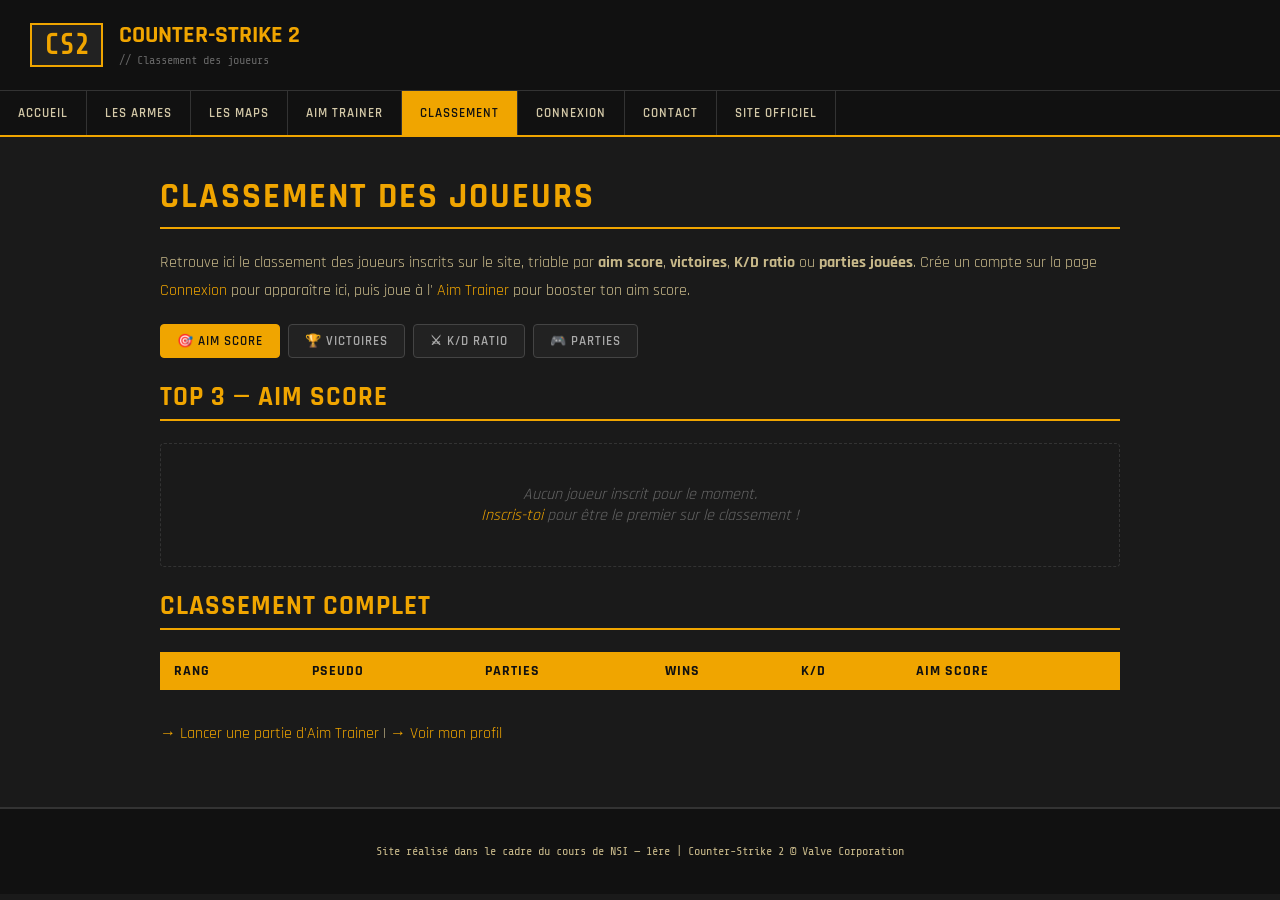
<file: classement.html>
<!DOCTYPE html>
<html lang="fr">
<head>
    <meta charset="UTF-8">
    <meta name="viewport" content="width=device-width, initial-scale=1.0">
    <title>Counter-Strike - Classement</title>
    <link rel="stylesheet" href="style_cs.css">
</head>
<body>

    <header>
        <div class="logo-cs">CS2</div>
        <div>
            <h1>Counter-Strike 2</h1>
            <p>// Classement des joueurs</p>
        </div>
    </header>

    <nav>
        <ul>
            <li><a href="index.html">Accueil</a></li>
            <li><a href="page2.html">Les Armes</a></li>
            <li><a href="page3.html">Les Maps</a></li>
            <li><a href="mini-jeu.html">Aim Trainer</a></li>
            <li><a href="classement.html" class="actif">Classement</a></li>
            <li><a href="connexion.html">Connexion</a></li>
            <li><a href="contact.html">Contact</a></li>
            <li><a href="https://www.counter-strike.net/fr/" target="_blank">Site Officiel</a></li>
        </ul>
    </nav>

    <div class="contenu" style="max-width: 960px;">

        <h1>Classement des joueurs</h1>

        <p>
            Retrouve ici le classement des joueurs inscrits sur le site, triable par
            <strong>aim score</strong>, <strong>victoires</strong>, <strong>K/D ratio</strong> ou
            <strong>parties jouées</strong>. Crée un compte sur la page
            <a href="connexion.html">Connexion</a> pour apparaître ici, puis joue à l'
            <a href="mini-jeu.html">Aim Trainer</a> pour booster ton aim score.
        </p>

        <!-- Boutons de tri -->
        <div class="tri-buttons">
            <button class="tri-btn actif" data-tri="aim_score" onclick="changerTri('aim_score')">🎯 Aim Score</button>
            <button class="tri-btn"        data-tri="wins"     onclick="changerTri('wins')">🏆 Victoires</button>
            <button class="tri-btn"        data-tri="kd"       onclick="changerTri('kd')">⚔ K/D Ratio</button>
            <button class="tri-btn"        data-tri="parties"  onclick="changerTri('parties')">🎮 Parties</button>
        </div>

        <h2>Top 3 — <span id="critere-actuel">Aim Score</span></h2>

        <!-- Podium -->
        <div class="podium" id="podium"></div>

        <!-- Message si vide -->
        <div class="classement-vide hidden" id="classement-vide">
            Aucun joueur inscrit pour le moment.<br>
            <a href="connexion.html">Inscris-toi</a> pour être le premier sur le classement !
        </div>

        <h2>Classement complet</h2>

        <table>
            <thead>
                <tr>
                    <th>Rang</th>
                    <th>Pseudo</th>
                    <th>Parties</th>
                    <th>Wins</th>
                    <th>K/D</th>
                    <th>Aim Score</th>
                </tr>
            </thead>
            <tbody id="classement-body"></tbody>
        </table>

        <p style="margin-top: 30px;">
            <a href="mini-jeu.html">→ Lancer une partie d'Aim Trainer</a> |
            <a href="connexion.html">→ Voir mon profil</a>
        </p>

    </div>

    <footer>
        <p>Site réalisé dans le cadre du cours de NSI — 1ère | Counter-Strike 2 © Valve Corporation</p>
    </footer>

    <script src="fonctions.js"></script>
</body>
</html>
</file>
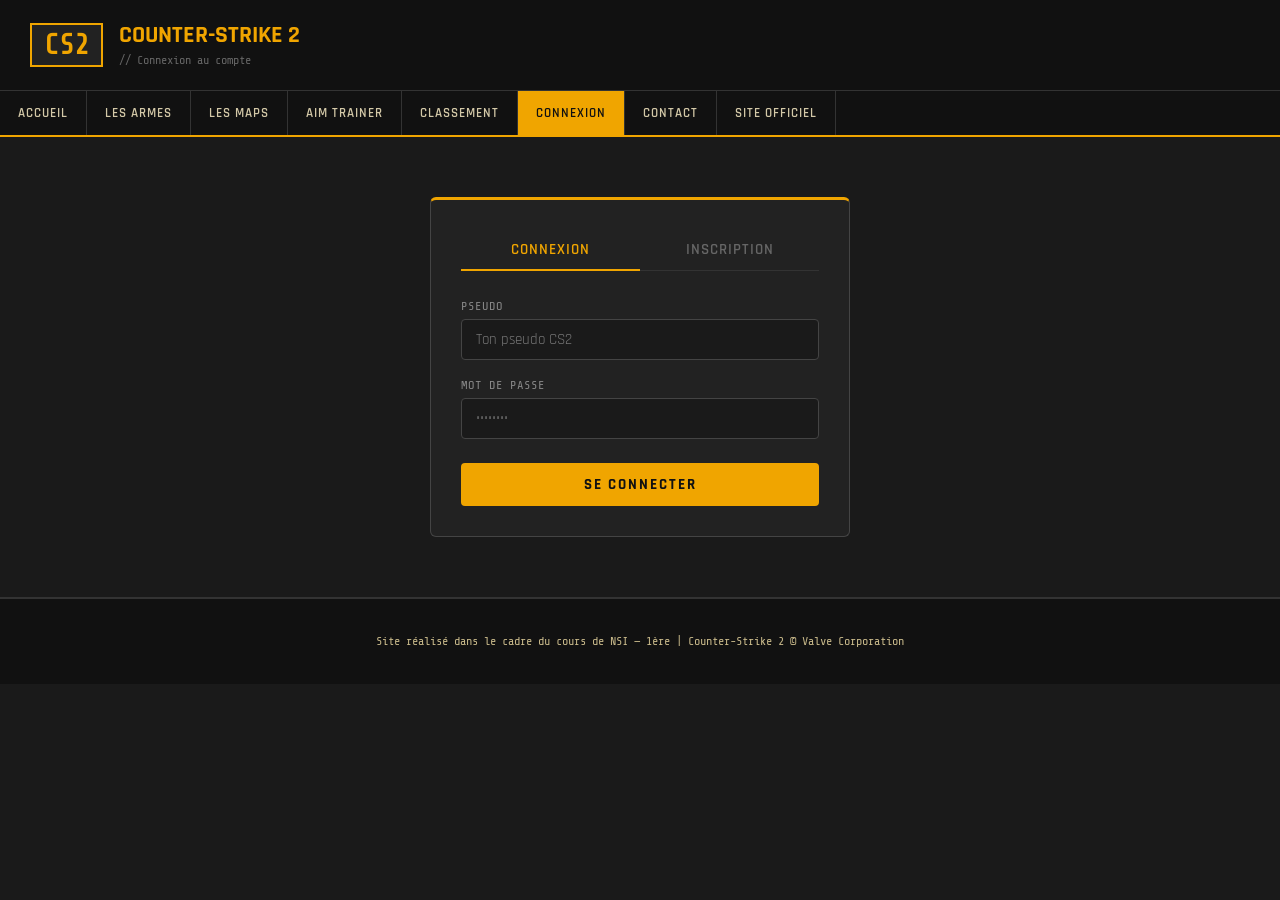
<file: connexion.html>
<!DOCTYPE html>
<html lang="fr">
<head>
    <meta charset="UTF-8">
    <meta name="viewport" content="width=device-width, initial-scale=1.0">
    <title>Counter-Strike - Connexion</title>
    <link rel="stylesheet" href="style_cs.css">
    <style>
        .auth-container { max-width: 420px; margin: 60px auto; padding: 0 20px; }
        .auth-box {
            background: #222; border: 1px solid #444; border-top: 3px solid #f0a500;
            border-radius: 6px; padding: 30px;
        }
        .auth-tabs { display: flex; margin-bottom: 28px; border-bottom: 1px solid #333; }
        .auth-tab {
            flex: 1; padding: 10px; text-align: center; cursor: pointer;
            font-family: 'Rajdhani', sans-serif; font-weight: 600; font-size: 15px;
            letter-spacing: 1px; text-transform: uppercase; color: #666;
            border-bottom: 2px solid transparent; margin-bottom: -1px;
            background: none; border-left: none; border-right: none; border-top: none;
            transition: color 0.2s, border-color 0.2s;
        }
        .auth-tab.actif { color: #f0a500; border-bottom-color: #f0a500; }
        .auth-tab:hover { color: #e8c96d; }
        .auth-form { display: none; }
        .auth-form.actif { display: block; }
        .form-group { margin-bottom: 18px; }
        .form-group label {
            display: block; font-size: 12px; font-family: 'Share Tech Mono', monospace;
            color: #888; letter-spacing: 1px; text-transform: uppercase; margin-bottom: 6px;
        }
        .form-group input {
            width: 100%; background: #1a1a1a; border: 1px solid #444; border-radius: 4px;
            padding: 10px 14px; color: #d4c9a8;
            font-family: 'Rajdhani', sans-serif; font-size: 15px;
            box-sizing: border-box; outline: none; transition: border-color 0.2s;
        }
        .form-group input:focus { border-color: #f0a500; }
        .btn-submit {
            width: 100%; background: #f0a500; color: #111; border: none; border-radius: 4px;
            padding: 12px; font-family: 'Rajdhani', sans-serif; font-weight: 700; font-size: 15px;
            letter-spacing: 2px; text-transform: uppercase; cursor: pointer;
            margin-top: 6px; transition: background 0.2s;
        }
        .btn-submit:hover { background: #e8c96d; }
        .profil-box {
            background: #222; border: 1px solid #444; border-top: 3px solid #f0a500;
            border-radius: 6px; padding: 30px; text-align: center; display: none;
        }
        .avatar {
            width: 80px; height: 80px; background: #f0a500; border-radius: 50%;
            display: flex; align-items: center; justify-content: center;
            font-size: 32px; font-weight: 700; color: #111;
            margin: 0 auto 16px; font-family: 'Rajdhani', sans-serif;
        }
        .profil-pseudo {
            font-size: 22px; font-weight: 700; color: #f0a500;
            letter-spacing: 2px; text-transform: uppercase;
        }
        .profil-email {
            font-size: 13px; color: #666;
            font-family: 'Share Tech Mono', monospace; margin: 6px 0 20px;
        }
        .profil-stats {
            display: grid; grid-template-columns: repeat(4, 1fr); gap: 12px;
            margin: 20px 0; padding: 16px 0;
            border-top: 1px solid #333; border-bottom: 1px solid #333;
        }
        .stat-item { text-align: center; }
        .stat-val { font-size: 20px; font-weight: 700; color: #f0a500; }
        .stat-lbl {
            font-size: 10px; color: #666; font-family: 'Share Tech Mono', monospace;
            text-transform: uppercase; letter-spacing: 1px; margin-top: 2px;
        }
        .btn-deconnexion {
            background: transparent; border: 1px solid #c0392b; color: #c0392b;
            border-radius: 4px; padding: 9px 24px;
            font-family: 'Rajdhani', sans-serif; font-weight: 600; font-size: 14px;
            letter-spacing: 1px; text-transform: uppercase; cursor: pointer;
            margin-top: 16px; transition: background 0.2s, color 0.2s;
        }
        .btn-deconnexion:hover { background: #c0392b; color: white; }
        .rank-badge {
            display: inline-block; background: rgba(240,165,0,0.1);
            border: 1px solid rgba(240,165,0,0.3); color: #f0a500;
            font-size: 12px; font-family: 'Share Tech Mono', monospace;
            padding: 4px 12px; border-radius: 3px; margin-bottom: 6px;
        }
    </style>
</head>
<body>

    <header>
        <div class="logo-cs">CS2</div>
        <div>
            <h1>Counter-Strike 2</h1>
            <p>// Connexion au compte</p>
        </div>
    </header>

    <nav>
        <ul>
            <li><a href="index.html">Accueil</a></li>
            <li><a href="page2.html">Les Armes</a></li>
            <li><a href="page3.html">Les Maps</a></li>
            <li><a href="mini-jeu.html">Aim Trainer</a></li>
            <li><a href="classement.html">Classement</a></li>
            <li><a href="connexion.html" class="actif">Connexion</a></li>
            <li><a href="contact.html">Contact</a></li>
            <li><a href="https://www.counter-strike.net/fr/" target="_blank">Site Officiel</a></li>
        </ul>
    </nav>

    <div class="auth-container">

        <div class="auth-box" id="auth-box">
            <div class="auth-tabs">
                <button class="auth-tab actif" onclick="switchTab('login')">Connexion</button>
                <button class="auth-tab" onclick="switchTab('register')">Inscription</button>
            </div>

            <div class="auth-form actif" id="form-login">
                <div class="form-group">
                    <label>Pseudo</label>
                    <input type="text" id="login-pseudo" placeholder="Ton pseudo CS2">
                </div>
                <div class="form-group">
                    <label>Mot de passe</label>
                    <input type="password" id="login-mdp" placeholder="••••••••">
                </div>
                <button class="btn-submit" onclick="seConnecter()">Se connecter</button>
            </div>

            <div class="auth-form" id="form-register">
                <div class="form-group">
                    <label>Pseudo</label>
                    <input type="text" id="reg-pseudo" placeholder="Choisis un pseudo">
                </div>
                <div class="form-group">
                    <label>Email</label>
                    <input type="email" id="reg-email" placeholder="ton@email.com">
                </div>
                <div class="form-group">
                    <label>Mot de passe</label>
                    <input type="password" id="reg-mdp" placeholder="Au moins 6 caractères">
                </div>
                <div class="form-group">
                    <label>Confirmer le mot de passe</label>
                    <input type="password" id="reg-mdp2" placeholder="••••••••">
                </div>
                <button class="btn-submit" onclick="sInscrire()">Créer mon compte</button>
            </div>
        </div>

        <div class="profil-box" id="profil-box">
            <div class="avatar" id="profil-avatar">?</div>
            <div class="rank-badge">🏆 Silver Elite</div>
            <div class="profil-pseudo" id="profil-pseudo">—</div>
            <div class="profil-email" id="profil-email">—</div>
            <div class="profil-stats">
                <div class="stat-item">
                    <div class="stat-val" id="stat-parties">0</div>
                    <div class="stat-lbl">Parties</div>
                </div>
                <div class="stat-item">
                    <div class="stat-val" id="stat-wins">0</div>
                    <div class="stat-lbl">Victoires</div>
                </div>
                <div class="stat-item">
                    <div class="stat-val" id="stat-kd">0.00</div>
                    <div class="stat-lbl">K/D ratio</div>
                </div>
                <div class="stat-item">
                    <div class="stat-val" id="stat-aim">0</div>
                    <div class="stat-lbl">Aim score</div>
                </div>
            </div>
            <p style="font-size:13px; color:#666;">Bienvenue sur le site CS2 NSI !</p>
            <button class="btn-deconnexion" onclick="seDeconnecter()">Se déconnecter</button>
        </div>

    </div>

    <footer>
        <p>Site réalisé dans le cadre du cours de NSI — 1ère | Counter-Strike 2 © Valve Corporation</p>
    </footer>

    <script src="fonctions.js"></script>
</body>
</html>
</file>
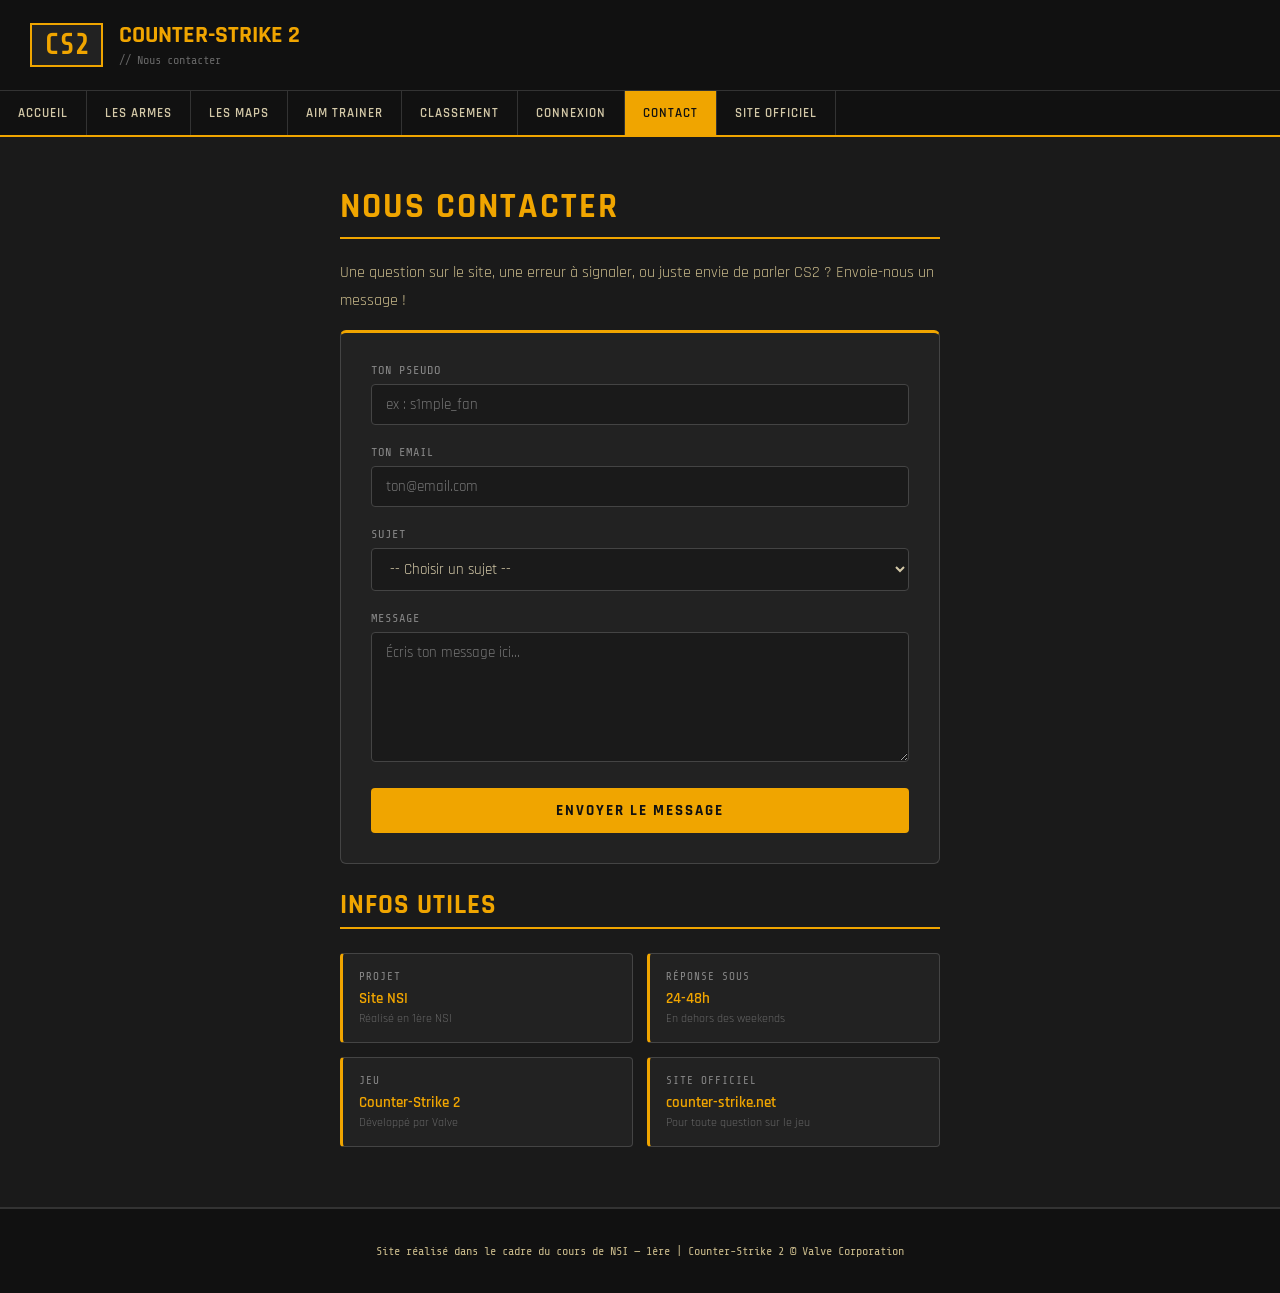
<file: contact.html>
<!DOCTYPE html>
<html lang="fr">
<head>
    <meta charset="UTF-8">
    <meta name="viewport" content="width=device-width, initial-scale=1.0">
    <title>Counter-Strike - Contact</title>
    <link rel="stylesheet" href="style_cs.css">
    <style>
        .contact-container { max-width: 600px; margin: 40px auto; padding: 0 20px; }
        .contact-box {
            background: #222; border: 1px solid #444; border-top: 3px solid #f0a500;
            border-radius: 6px; padding: 30px; margin-bottom: 24px;
        }
        .form-group { margin-bottom: 20px; }
        .form-group label {
            display: block; font-size: 12px;
            font-family: 'Share Tech Mono', monospace; color: #888;
            letter-spacing: 1px; text-transform: uppercase; margin-bottom: 7px;
        }
        .form-group input,
        .form-group textarea,
        .form-group select {
            width: 100%; background: #1a1a1a; border: 1px solid #444; border-radius: 4px;
            padding: 10px 14px; color: #d4c9a8;
            font-family: 'Rajdhani', sans-serif; font-size: 15px;
            box-sizing: border-box; outline: none; transition: border-color 0.2s;
        }
        .form-group input:focus,
        .form-group textarea:focus,
        .form-group select:focus { border-color: #f0a500; }
        .form-group textarea { resize: vertical; min-height: 130px; }
        .form-group select option { background: #1a1a1a; color: #d4c9a8; }
        .btn-envoyer {
            width: 100%; background: #f0a500; color: #111;
            border: none; border-radius: 4px; padding: 13px;
            font-family: 'Rajdhani', sans-serif; font-weight: 700; font-size: 15px;
            letter-spacing: 2px; text-transform: uppercase;
            cursor: pointer; transition: background 0.2s;
        }
        .btn-envoyer:hover { background: #e8c96d; }
        .msg-succes {
            display: none;
            background: rgba(90,158,77,0.15);
            border: 1px solid rgba(90,158,77,0.4);
            border-radius: 4px; padding: 14px;
            color: #a0d48a; font-size: 14px;
            margin-bottom: 20px; text-align: center;
        }
        .infos-contact {
            display: grid; grid-template-columns: 1fr 1fr;
            gap: 14px; margin-top: 24px;
        }
        .info-carte {
            background: #222; border: 1px solid #444;
            border-left: 3px solid #f0a500;
            border-radius: 4px; padding: 16px;
        }
        .info-carte .info-titre {
            font-size: 11px; font-family: 'Share Tech Mono', monospace;
            color: #888; text-transform: uppercase;
            letter-spacing: 1px; margin-bottom: 6px;
        }
        .info-carte .info-val { font-size: 15px; font-weight: 600; color: #f0a500; }
        .info-carte .info-desc { font-size: 12px; color: #666; margin-top: 3px; }
    </style>
</head>
<body>

    <header>
        <div class="logo-cs">CS2</div>
        <div>
            <h1>Counter-Strike 2</h1>
            <p>// Nous contacter</p>
        </div>
    </header>

    <nav>
        <ul>
            <li><a href="index.html">Accueil</a></li>
            <li><a href="page2.html">Les Armes</a></li>
            <li><a href="page3.html">Les Maps</a></li>
            <li><a href="mini-jeu.html">Aim Trainer</a></li>
            <li><a href="classement.html">Classement</a></li>
            <li><a href="connexion.html">Connexion</a></li>
            <li><a href="contact.html" class="actif">Contact</a></li>
            <li><a href="https://www.counter-strike.net/fr/" target="_blank">Site Officiel</a></li>
        </ul>
    </nav>

    <div class="contact-container">

        <h1>Nous contacter</h1>
        <p>Une question sur le site, une erreur à signaler, ou juste envie de parler CS2 ? Envoie-nous un message !</p>

        <div class="msg-succes" id="msg-succes">
            ✅ Message envoyé ! On te répondra dès que possible. GG !
        </div>

        <div class="contact-box">

            <div class="form-group">
                <label>Ton pseudo</label>
                <input type="text" id="pseudo" placeholder="ex : s1mple_fan">
            </div>

            <div class="form-group">
                <label>Ton email</label>
                <input type="email" id="email" placeholder="ton@email.com">
            </div>

            <div class="form-group">
                <label>Sujet</label>
                <select id="sujet">
                    <option value="">-- Choisir un sujet --</option>
                    <option value="erreur">Signaler une erreur sur le site</option>
                    <option value="suggestion">Suggérer du contenu</option>
                    <option value="question">Poser une question sur CS2</option>
                    <option value="autre">Autre</option>
                </select>
            </div>

            <div class="form-group">
                <label>Message</label>
                <textarea id="message" placeholder="Écris ton message ici..."></textarea>
            </div>

            <button class="btn-envoyer" onclick="envoyerMessage()">Envoyer le message</button>

        </div>

        <h2>Infos utiles</h2>
        <div class="infos-contact">
            <div class="info-carte">
                <div class="info-titre">Projet</div>
                <div class="info-val">Site NSI</div>
                <div class="info-desc">Réalisé en 1ère NSI</div>
            </div>
            <div class="info-carte">
                <div class="info-titre">Réponse sous</div>
                <div class="info-val">24-48h</div>
                <div class="info-desc">En dehors des weekends</div>
            </div>
            <div class="info-carte">
                <div class="info-titre">Jeu</div>
                <div class="info-val">Counter-Strike 2</div>
                <div class="info-desc">Développé par Valve</div>
            </div>
            <div class="info-carte">
                <div class="info-titre">Site officiel</div>
                <div class="info-val"><a href="https://www.counter-strike.net/fr/">counter-strike.net</a></div>
                <div class="info-desc">Pour toute question sur le jeu</div>
            </div>
        </div>

    </div>

    <footer>
        <p>Site réalisé dans le cadre du cours de NSI — 1ère | Counter-Strike 2 © Valve Corporation</p>
    </footer>

    <script src="fonctions.js"></script>
</body>
</html>
</file>
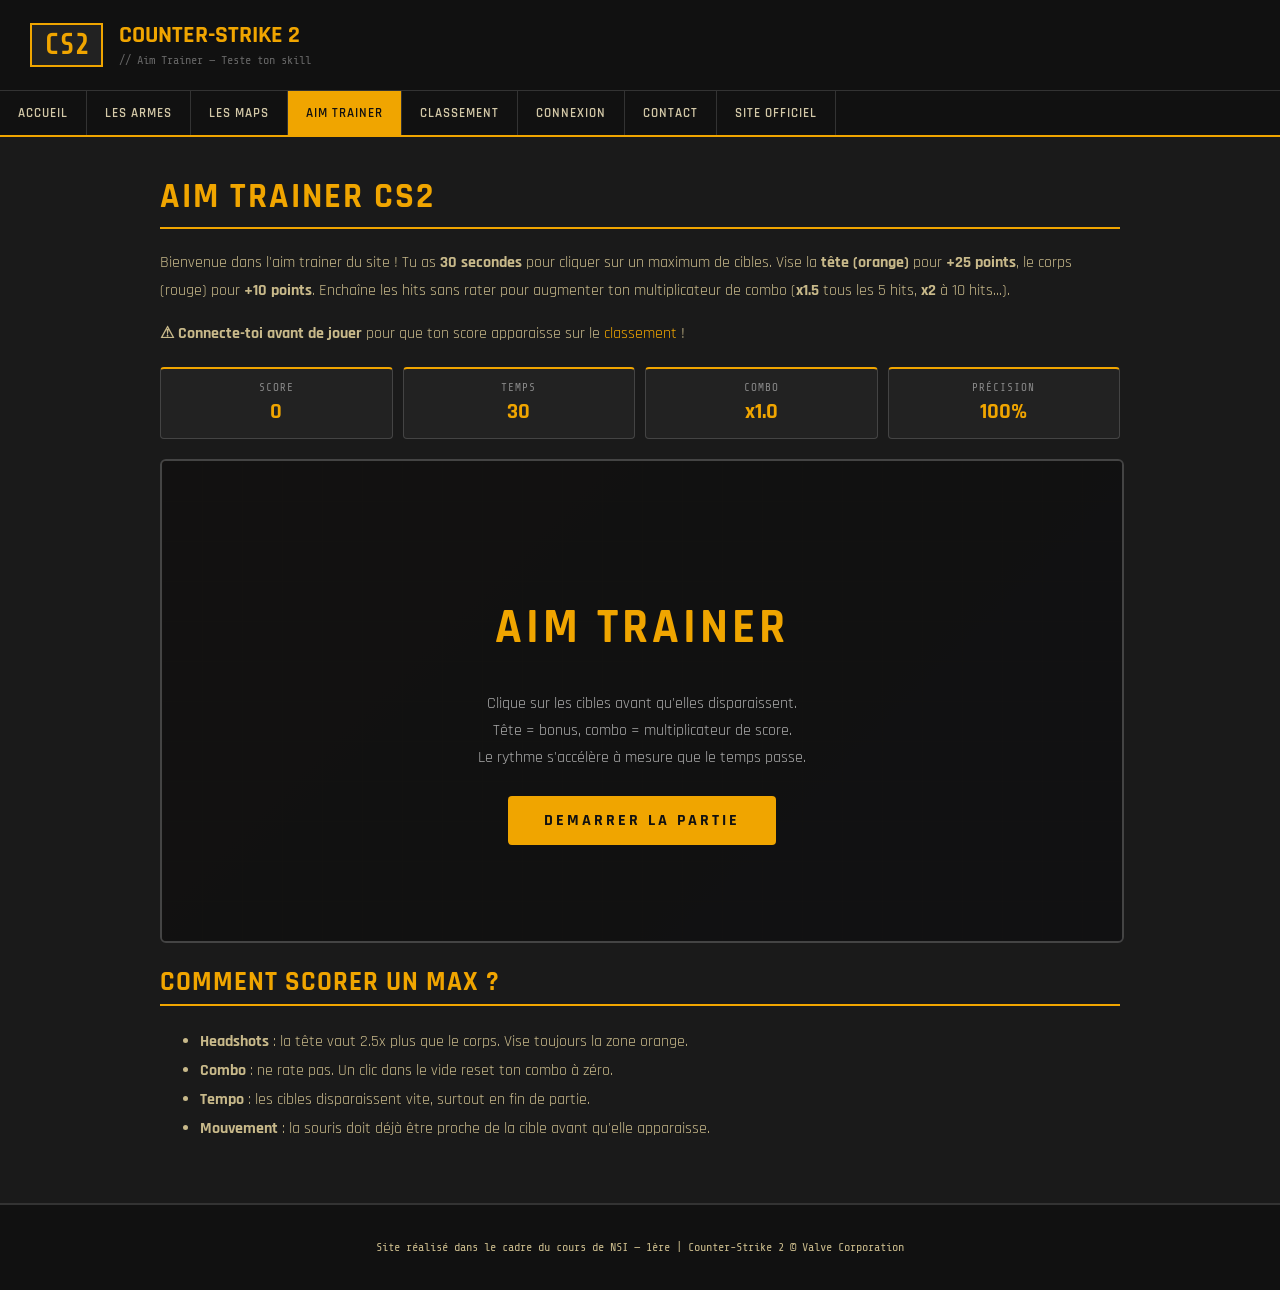
<file: mini-jeu.html>
<!DOCTYPE html>
<html lang="fr">
<head>
    <meta charset="UTF-8">
    <meta name="viewport" content="width=device-width, initial-scale=1.0">
    <title>Counter-Strike - Aim Trainer</title>
    <link rel="stylesheet" href="style_cs.css">
</head>
<body>

    <header>
        <div class="logo-cs">CS2</div>
        <div>
            <h1>Counter-Strike 2</h1>
            <p>// Aim Trainer — Teste ton skill</p>
        </div>
    </header>

    <nav>
        <ul>
            <li><a href="index.html">Accueil</a></li>
            <li><a href="page2.html">Les Armes</a></li>
            <li><a href="page3.html">Les Maps</a></li>
            <li><a href="mini-jeu.html" class="actif">Aim Trainer</a></li>
            <li><a href="classement.html">Classement</a></li>
            <li><a href="connexion.html">Connexion</a></li>
            <li><a href="contact.html">Contact</a></li>
            <li><a href="https://www.counter-strike.net/fr/" target="_blank">Site Officiel</a></li>
        </ul>
    </nav>

    <div class="contenu" style="max-width: 960px;">

        <h1>Aim Trainer CS2</h1>

        <p>
            Bienvenue dans l'aim trainer du site ! Tu as <strong>30 secondes</strong> pour
            cliquer sur un maximum de cibles. Vise la <strong>tête (orange)</strong> pour
            <strong>+25 points</strong>, le corps (rouge) pour <strong>+10 points</strong>.
            Enchaîne les hits sans rater pour augmenter ton multiplicateur de combo
            (<strong>x1.5</strong> tous les 5 hits, <strong>x2</strong> à 10 hits...).
        </p>

        <p>
            <strong>⚠ Connecte-toi avant de jouer</strong> pour que ton score apparaisse
            sur le <a href="classement.html">classement</a> !
        </p>

        <!-- HUD du jeu -->
        <div class="game-info">
            <div class="game-info-box">
                <div class="game-info-label">Score</div>
                <div class="game-info-val" id="game-score">0</div>
            </div>
            <div class="game-info-box">
                <div class="game-info-label">Temps</div>
                <div class="game-info-val" id="game-time">30</div>
            </div>
            <div class="game-info-box">
                <div class="game-info-label">Combo</div>
                <div class="game-info-val" id="game-combo">x1.0</div>
            </div>
            <div class="game-info-box">
                <div class="game-info-label">Précision</div>
                <div class="game-info-val" id="game-precision">100%</div>
            </div>
        </div>

        <!-- Zone de jeu -->
        <div id="game-area" class="game-area">
            <div class="game-overlay" id="game-overlay">
                <h2>AIM TRAINER</h2>
                <p>
                    Clique sur les cibles avant qu'elles disparaissent.<br>
                    Tête = bonus, combo = multiplicateur de score.<br>
                    Le rythme s'accélère à mesure que le temps passe.
                </p>
                <button class="btn-game" onclick="demarrerJeu()">DEMARRER LA PARTIE</button>
            </div>
        </div>

        <!-- Résultats -->
        <div id="game-result" class="game-result hidden">
            <h2>FIN DE PARTIE</h2>

            <div class="resultats-stats">
                <div class="resultat-box">
                    <div class="resultat-label">Score final</div>
                    <div class="resultat-val" id="final-score">0</div>
                </div>
                <div class="resultat-box">
                    <div class="resultat-label">Précision</div>
                    <div class="resultat-val" id="final-precision">0%</div>
                </div>
                <div class="resultat-box">
                    <div class="resultat-label">Meilleur combo</div>
                    <div class="resultat-val" id="final-combo">x0</div>
                </div>
            </div>

            <div class="save-status info" id="save-status">—</div>

            <div class="boutons-resultat">
                <button class="btn-game" onclick="rejouerJeu()">REJOUER</button>
                <a href="classement.html" class="btn-game secondaire" style="text-decoration: none; display: inline-block;">VOIR LE CLASSEMENT</a>
            </div>
        </div>

        <h2>Comment scorer un max ?</h2>
        <ul style="color: #c8b98a; line-height: 1.8;">
            <li><strong>Headshots</strong> : la tête vaut 2.5x plus que le corps. Vise toujours la zone orange.</li>
            <li><strong>Combo</strong> : ne rate pas. Un clic dans le vide reset ton combo à zéro.</li>
            <li><strong>Tempo</strong> : les cibles disparaissent vite, surtout en fin de partie.</li>
            <li><strong>Mouvement</strong> : la souris doit déjà être proche de la cible avant qu'elle apparaisse.</li>
        </ul>

    </div>

    <footer>
        <p>Site réalisé dans le cadre du cours de NSI — 1ère | Counter-Strike 2 © Valve Corporation</p>
    </footer>

    <script src="fonctions.js"></script>
</body>
</html>
</file>
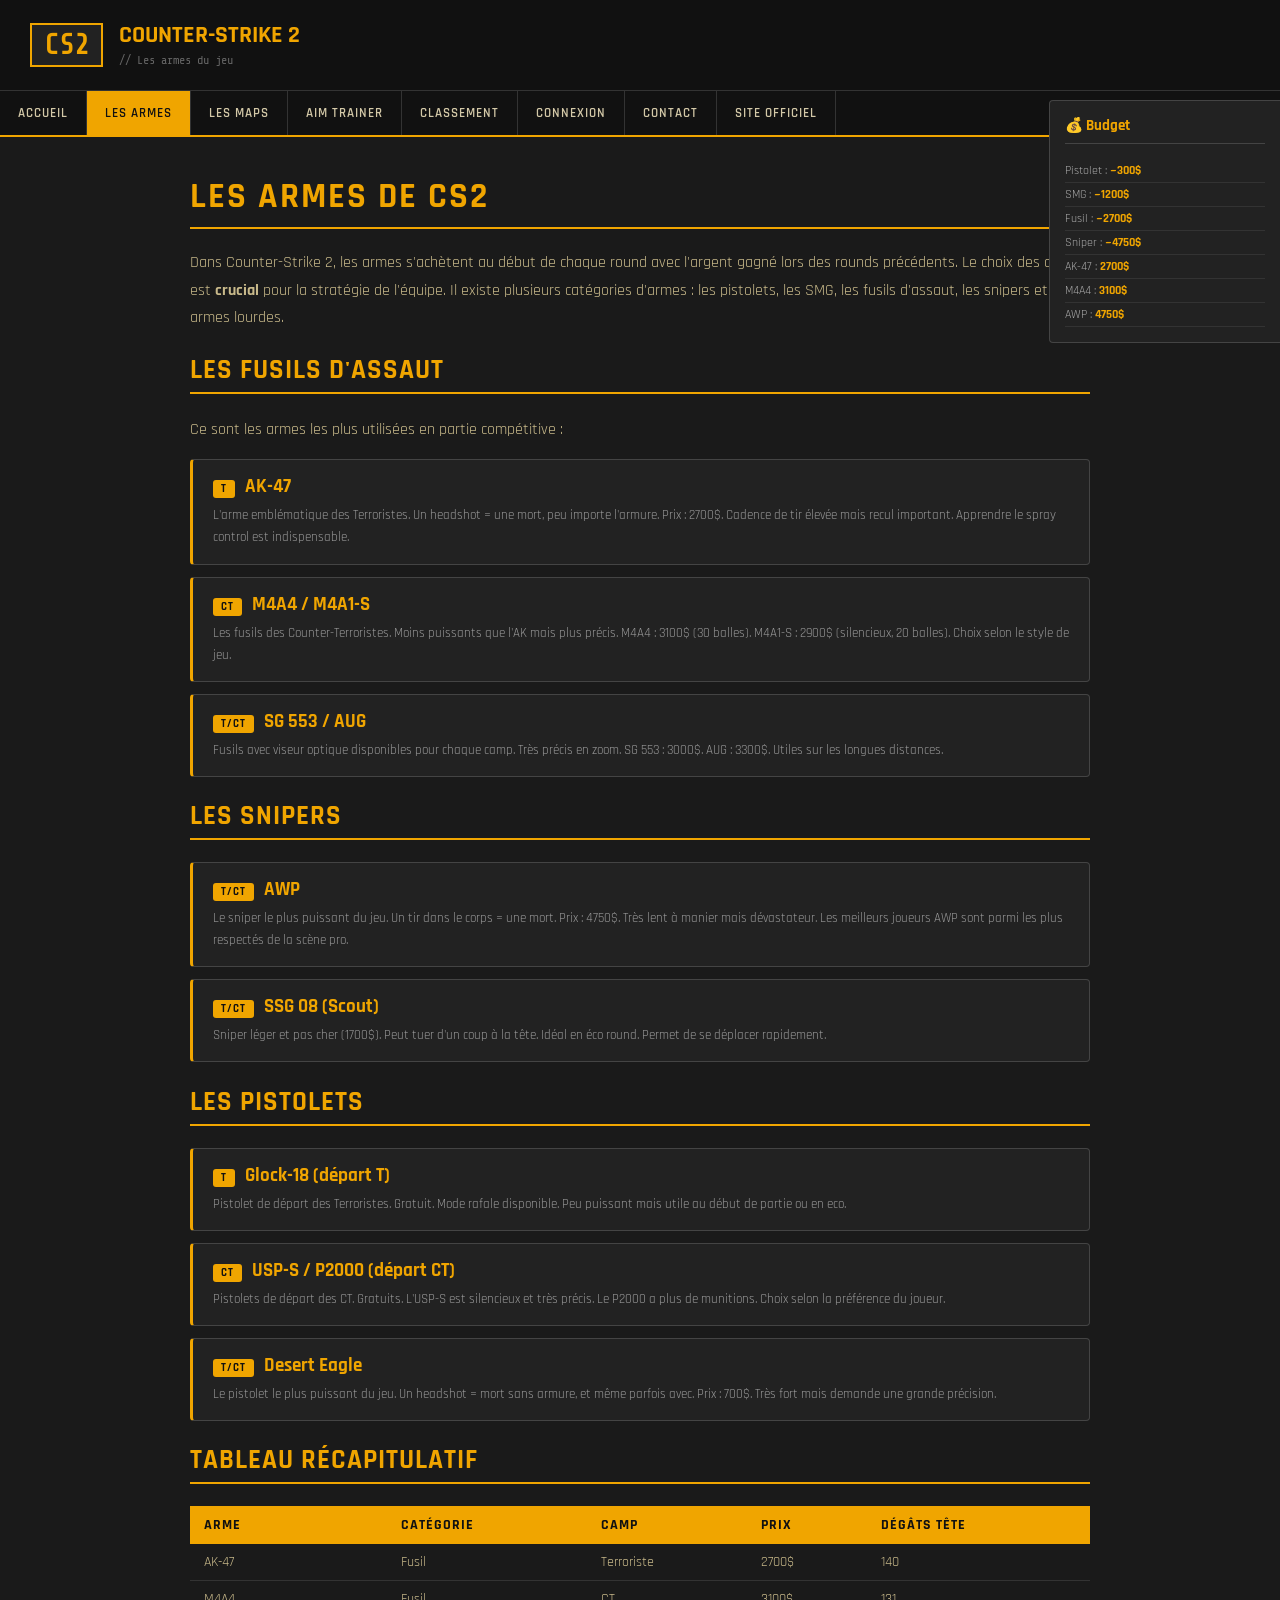
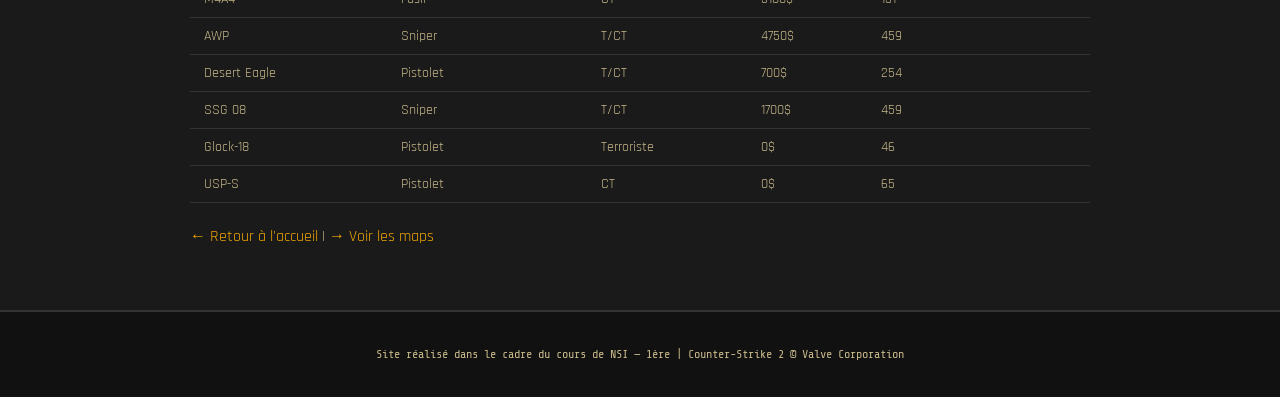
<file: page2.html>
<!DOCTYPE html>
<html lang="fr">
<head>
    <meta charset="UTF-8">
    <meta name="viewport" content="width=device-width, initial-scale=1.0">
    <title>Counter-Strike - Les Armes</title>
    <link rel="stylesheet" href="style_cs.css">
</head>
<body>

    <header>
        <div class="logo-cs">CS2</div>
        <div>
            <h1>Counter-Strike 2</h1>
            <p>// Les armes du jeu</p>
        </div>
    </header>

    <nav>
        <ul>
            <li><a href="index.html">Accueil</a></li>
            <li><a href="page2.html" class="actif">Les Armes</a></li>
            <li><a href="page3.html">Les Maps</a></li>
            <li><a href="mini-jeu.html">Aim Trainer</a></li>
            <li><a href="classement.html">Classement</a></li>
            <li><a href="connexion.html">Connexion</a></li>
            <li><a href="contact.html">Contact</a></li>
            <li><a href="https://www.counter-strike.net/fr/" target="_blank">Site Officiel</a></li>
        </ul>
    </nav>

    <aside>
        <h3>💰 Budget</h3>
        <ul>
            <li>Pistolet : <span>~300$</span></li>
            <li>SMG : <span>~1200$</span></li>
            <li>Fusil : <span>~2700$</span></li>
            <li>Sniper : <span>~4750$</span></li>
            <li>AK-47 : <span>2700$</span></li>
            <li>M4A4 : <span>3100$</span></li>
            <li>AWP : <span>4750$</span></li>
        </ul>
    </aside>

    <div class="contenu">

        <h1>Les Armes de CS2</h1>

        <p>
            Dans Counter-Strike 2, les armes s'achètent au début de chaque round avec
            l'argent gagné lors des rounds précédents. Le choix des armes est
            <strong>crucial</strong> pour la stratégie de l'équipe. Il existe plusieurs
            catégories d'armes : les pistolets, les SMG, les fusils d'assaut, les snipers
            et les armes lourdes.
        </p>

        <h2>Les fusils d'assaut</h2>
        <p>Ce sont les armes les plus utilisées en partie compétitive :</p>

        <div class="carte-arme">
            <h3><span class="badge">T</span> AK-47</h3>
            <p>L'arme emblématique des Terroristes. Un headshot = une mort, peu importe l'armure.
            Prix : 2700$. Cadence de tir élevée mais recul important. Apprendre le spray control est indispensable.</p>
        </div>

        <div class="carte-arme">
            <h3><span class="badge">CT</span> M4A4 / M4A1-S</h3>
            <p>Les fusils des Counter-Terroristes. Moins puissants que l'AK mais plus précis.
            M4A4 : 3100$ (30 balles). M4A1-S : 2900$ (silencieux, 20 balles). Choix selon le style de jeu.</p>
        </div>

        <div class="carte-arme">
            <h3><span class="badge">T/CT</span> SG 553 / AUG</h3>
            <p>Fusils avec viseur optique disponibles pour chaque camp. Très précis en zoom.
            SG 553 : 3000$. AUG : 3300$. Utiles sur les longues distances.</p>
        </div>

        <h2>Les snipers</h2>

        <div class="carte-arme">
            <h3><span class="badge">T/CT</span> AWP</h3>
            <p>Le sniper le plus puissant du jeu. Un tir dans le corps = une mort.
            Prix : 4750$. Très lent à manier mais dévastateur. Les meilleurs joueurs AWP
            sont parmi les plus respectés de la scène pro.</p>
        </div>

        <div class="carte-arme">
            <h3><span class="badge">T/CT</span> SSG 08 (Scout)</h3>
            <p>Sniper léger et pas cher (1700$). Peut tuer d'un coup à la tête.
            Idéal en éco round. Permet de se déplacer rapidement.</p>
        </div>

        <h2>Les pistolets</h2>

        <div class="carte-arme">
            <h3><span class="badge">T</span> Glock-18 (départ T)</h3>
            <p>Pistolet de départ des Terroristes. Gratuit. Mode rafale disponible.
            Peu puissant mais utile au début de partie ou en eco.</p>
        </div>

        <div class="carte-arme">
            <h3><span class="badge">CT</span> USP-S / P2000 (départ CT)</h3>
            <p>Pistolets de départ des CT. Gratuits. L'USP-S est silencieux et très précis.
            Le P2000 a plus de munitions. Choix selon la préférence du joueur.</p>
        </div>

        <div class="carte-arme">
            <h3><span class="badge">T/CT</span> Desert Eagle</h3>
            <p>Le pistolet le plus puissant du jeu. Un headshot = mort sans armure, et même
            parfois avec. Prix : 700$. Très fort mais demande une grande précision.</p>
        </div>

        <h2>Tableau récapitulatif</h2>
        <table>
            <thead>
                <tr>
                    <th>Arme</th>
                    <th>Catégorie</th>
                    <th>Camp</th>
                    <th>Prix</th>
                    <th>Dégâts tête</th>
                </tr>
            </thead>
            <tbody>
                <tr><td>AK-47</td><td>Fusil</td><td>Terroriste</td><td>2700$</td><td>140</td></tr>
                <tr><td>M4A4</td><td>Fusil</td><td>CT</td><td>3100$</td><td>131</td></tr>
                <tr><td>AWP</td><td>Sniper</td><td>T/CT</td><td>4750$</td><td>459</td></tr>
                <tr><td>Desert Eagle</td><td>Pistolet</td><td>T/CT</td><td>700$</td><td>254</td></tr>
                <tr><td>SSG 08</td><td>Sniper</td><td>T/CT</td><td>1700$</td><td>459</td></tr>
                <tr><td>Glock-18</td><td>Pistolet</td><td>Terroriste</td><td>0$</td><td>46</td></tr>
                <tr><td>USP-S</td><td>Pistolet</td><td>CT</td><td>0$</td><td>65</td></tr>
            </tbody>
        </table>

        <p>
            <a href="index.html">← Retour à l'accueil</a> |
            <a href="maps/page3.html">→ Voir les maps</a>
        </p>

    </div>

    <footer>
        <p>Site réalisé dans le cadre du cours de NSI — 1ère | Counter-Strike 2 © Valve Corporation</p>
    </footer>

</body>
</html>
</file>
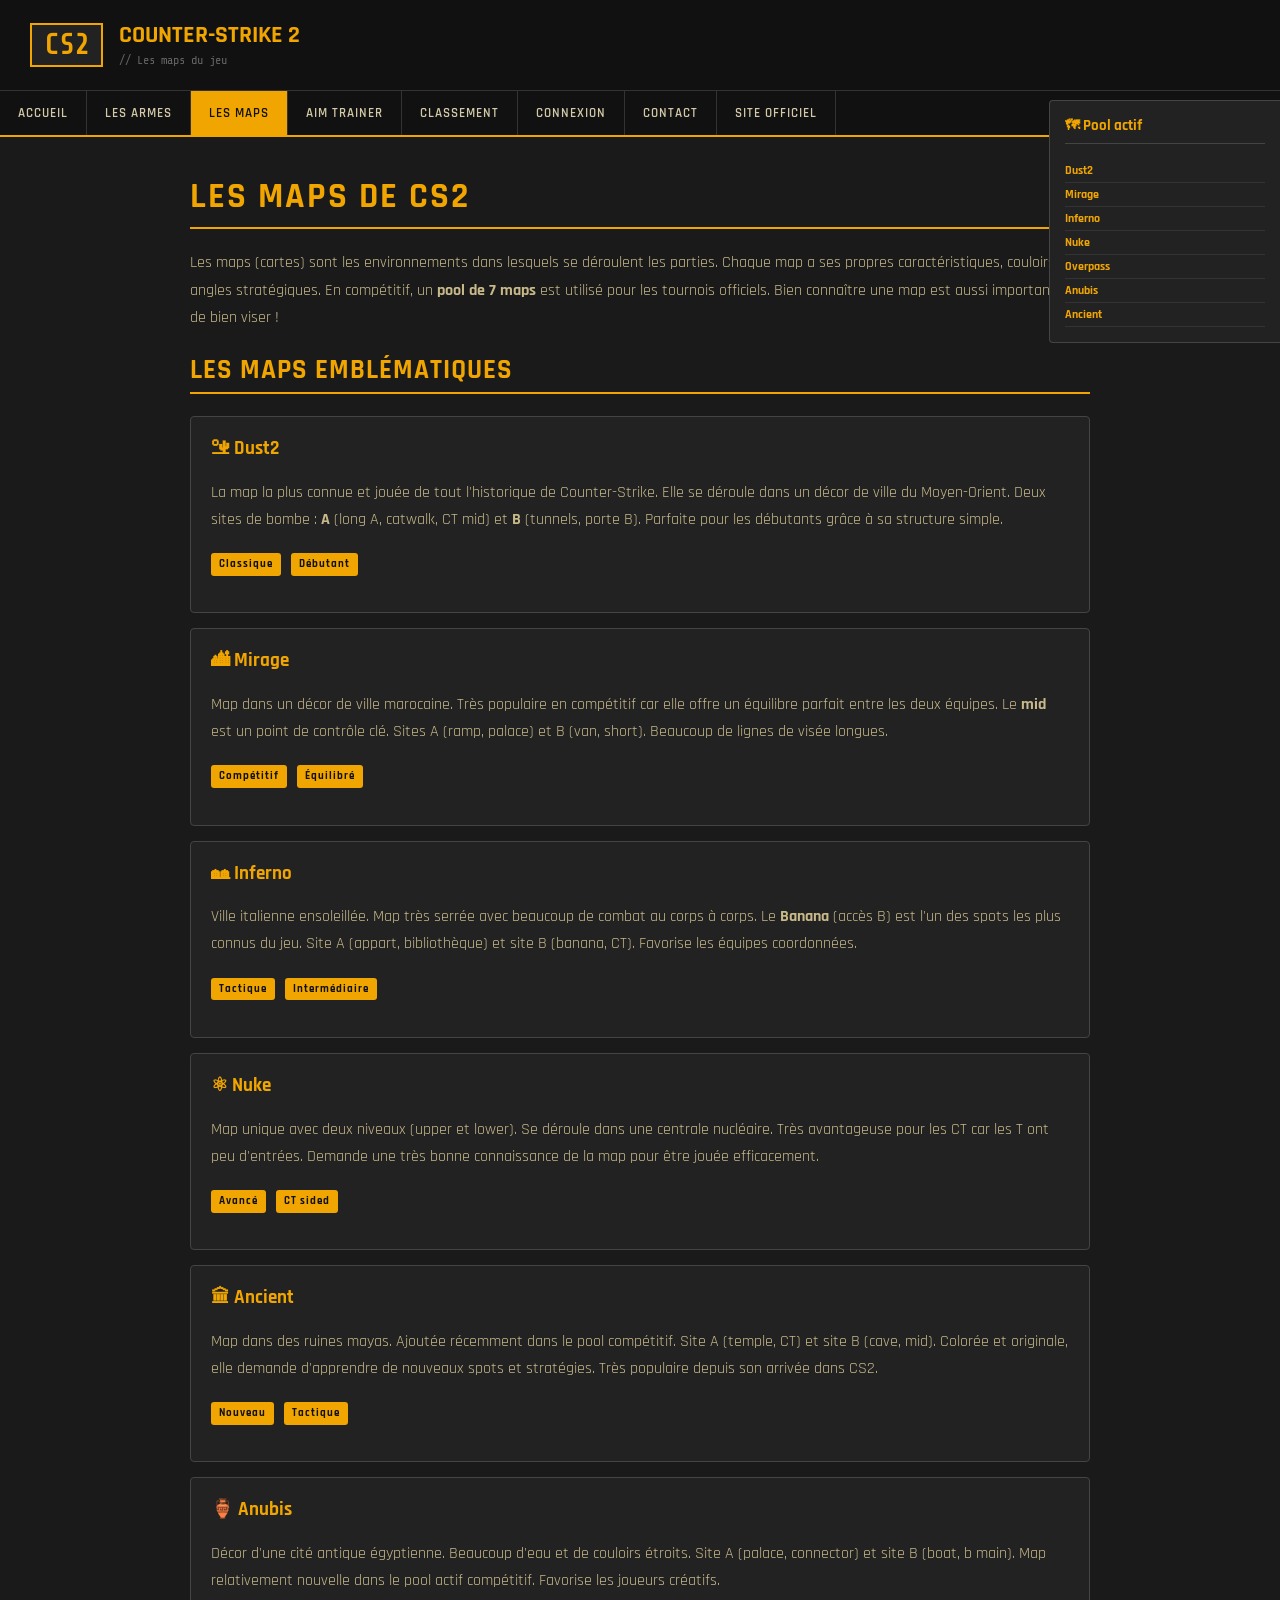
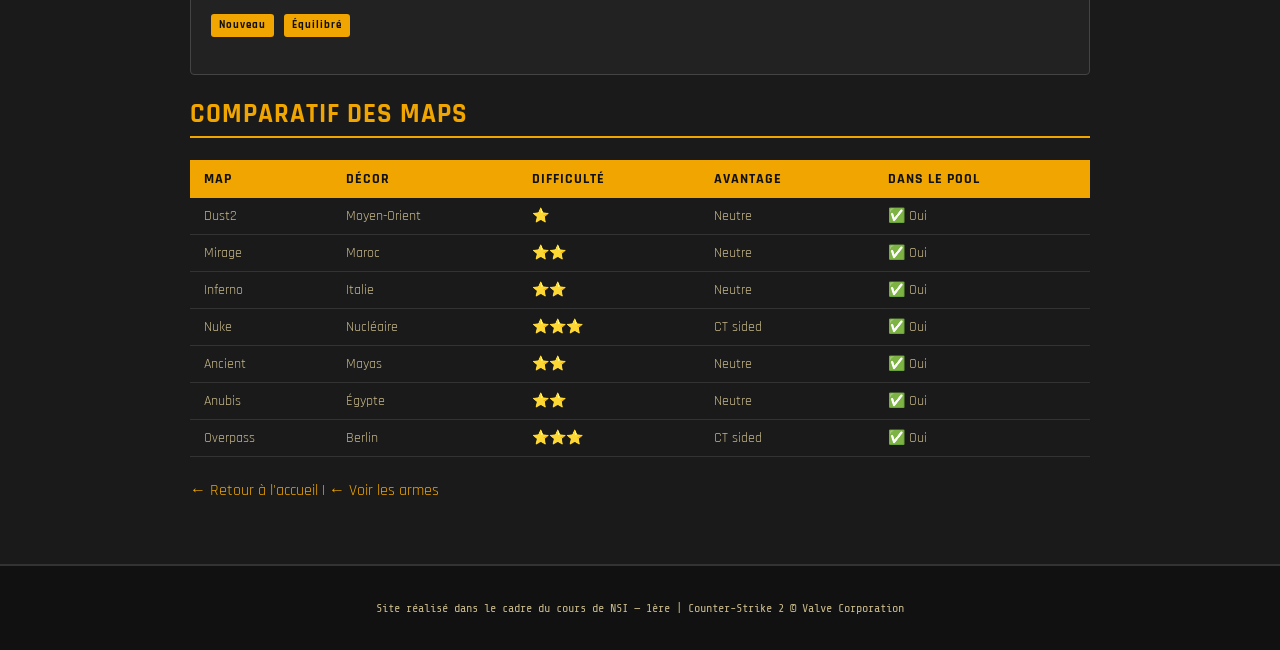
<file: page3.html>
<!DOCTYPE html>
<html lang="fr">
<head>
    <meta charset="UTF-8">
    <meta name="viewport" content="width=device-width, initial-scale=1.0">
    <title>Counter-Strike - Les Maps</title>
    <link rel="stylesheet" href="../style_cs.css">
</head>
<body>

    <header>
        <div class="logo-cs">CS2</div>
        <div>
            <h1>Counter-Strike 2</h1>
            <p>// Les maps du jeu</p>
        </div>
    </header>

    <nav>
        <ul>
            <li><a href="index.html">Accueil</a></li>
            <li><a href="page2.html">Les Armes</a></li>
            <li><a href="page3.html" class="actif">Les Maps</a></li>
            <li><a href="mini-jeu.html">Aim Trainer</a></li>
            <li><a href="classement.html">Classement</a></li>
            <li><a href="connexion.html">Connexion</a></li>
            <li><a href="contact.html">Contact</a></li>
            <li><a href="https://www.counter-strike.net/fr/" target="_blank">Site Officiel</a></li>
        </ul>
    </nav>

    <aside>
        <h3>🗺 Pool actif</h3>
        <ul>
            <li><span>Dust2</span></li>
            <li><span>Mirage</span></li>
            <li><span>Inferno</span></li>
            <li><span>Nuke</span></li>
            <li><span>Overpass</span></li>
            <li><span>Anubis</span></li>
            <li><span>Ancient</span></li>
        </ul>
    </aside>

    <div class="contenu">

        <h1>Les Maps de CS2</h1>

        <p>
            Les maps (cartes) sont les environnements dans lesquels se déroulent les parties.
            Chaque map a ses propres caractéristiques, couloirs, et angles stratégiques.
            En compétitif, un <strong>pool de 7 maps</strong> est utilisé pour les tournois officiels.
            Bien connaître une map est aussi important que de bien viser !
        </p>

        <h2>Les maps emblématiques</h2>

        <div class="carte-map">
            <h3>🏜 Dust2</h3>
            <p>
                La map la plus connue et jouée de tout l'historique de Counter-Strike.
                Elle se déroule dans un décor de ville du Moyen-Orient. Deux sites de bombe :
                <strong>A</strong> (long A, catwalk, CT mid) et <strong>B</strong> (tunnels, porte B).
                Parfaite pour les débutants grâce à sa structure simple.
            </p>
            <p><span class="badge">Classique</span> <span class="badge">Débutant</span></p>
        </div>

        <div class="carte-map">
            <h3>🏙 Mirage</h3>
            <p>
                Map dans un décor de ville marocaine. Très populaire en compétitif car elle
                offre un équilibre parfait entre les deux équipes. Le <strong>mid</strong> est
                un point de contrôle clé. Sites A (ramp, palace) et B (van, short).
                Beaucoup de lignes de visée longues.
            </p>
            <p><span class="badge">Compétitif</span> <span class="badge">Équilibré</span></p>
        </div>

        <div class="carte-map">
            <h3>🏘 Inferno</h3>
            <p>
                Ville italienne ensoleillée. Map très serrée avec beaucoup de combat au corps
                à corps. Le <strong>Banana</strong> (accès B) est l'un des spots les plus
                connus du jeu. Site A (appart, bibliothèque) et site B (banana, CT).
                Favorise les équipes coordonnées.
            </p>
            <p><span class="badge">Tactique</span> <span class="badge">Intermédiaire</span></p>
        </div>

        <div class="carte-map">
            <h3>⚛ Nuke</h3>
            <p>
                Map unique avec deux niveaux (upper et lower). Se déroule dans une centrale
                nucléaire. Très avantageuse pour les CT car les T ont peu d'entrées.
                Demande une très bonne connaissance de la map pour être jouée efficacement.
            </p>
            <p><span class="badge">Avancé</span> <span class="badge">CT sided</span></p>
        </div>

        <div class="carte-map">
            <h3>🏛 Ancient</h3>
            <p>
                Map dans des ruines mayas. Ajoutée récemment dans le pool compétitif.
                Site A (temple, CT) et site B (cave, mid). Colorée et originale, elle
                demande d'apprendre de nouveaux spots et stratégies. Très populaire
                depuis son arrivée dans CS2.
            </p>
            <p><span class="badge">Nouveau</span> <span class="badge">Tactique</span></p>
        </div>

        <div class="carte-map">
            <h3>🏺 Anubis</h3>
            <p>
                Décor d'une cité antique égyptienne. Beaucoup d'eau et de couloirs étroits.
                Site A (palace, connector) et site B (boat, b main). Map relativement nouvelle
                dans le pool actif compétitif. Favorise les joueurs créatifs.
            </p>
            <p><span class="badge">Nouveau</span> <span class="badge">Équilibré</span></p>
        </div>

        <h2>Comparatif des maps</h2>
        <table>
            <thead>
                <tr>
                    <th>Map</th>
                    <th>Décor</th>
                    <th>Difficulté</th>
                    <th>Avantage</th>
                    <th>Dans le pool</th>
                </tr>
            </thead>
            <tbody>
                <tr><td>Dust2</td><td>Moyen-Orient</td><td>⭐</td><td>Neutre</td><td>✅ Oui</td></tr>
                <tr><td>Mirage</td><td>Maroc</td><td>⭐⭐</td><td>Neutre</td><td>✅ Oui</td></tr>
                <tr><td>Inferno</td><td>Italie</td><td>⭐⭐</td><td>Neutre</td><td>✅ Oui</td></tr>
                <tr><td>Nuke</td><td>Nucléaire</td><td>⭐⭐⭐</td><td>CT sided</td><td>✅ Oui</td></tr>
                <tr><td>Ancient</td><td>Mayas</td><td>⭐⭐</td><td>Neutre</td><td>✅ Oui</td></tr>
                <tr><td>Anubis</td><td>Égypte</td><td>⭐⭐</td><td>Neutre</td><td>✅ Oui</td></tr>
                <tr><td>Overpass</td><td>Berlin</td><td>⭐⭐⭐</td><td>CT sided</td><td>✅ Oui</td></tr>
            </tbody>
        </table>

        <p>
            <a href="../index.html">← Retour à l'accueil</a> |
            <a href="../page2.html">← Voir les armes</a>
        </p>

    </div>

    <footer>
        <p>Site réalisé dans le cadre du cours de NSI — 1ère | Counter-Strike 2 © Valve Corporation</p>
    </footer>

</body>
</html>
</file>
<file: style_cs.css>
/* style_cs.css - Site Counter-Strike NSI */

@import url('https://fonts.googleapis.com/css2?family=Rajdhani:wght@400;600;700&family=Share+Tech+Mono&display=swap');

/* --- GENERAL --- */
body {
    background-color: #1a1a1a;
    color: #d4c9a8;
    font-family: 'Rajdhani', sans-serif;
    font-size: 16px;
    margin: 0;
    padding: 0;
}

a {
    color: #f0a500;
    text-decoration: none;
}

a:hover {
    text-decoration: underline;
    color: #e8c96d;
}

/* --- TITRES --- */
h1 {
    color: #f0a500;
    font-size: 26pt;
    border-bottom: 2px solid #f0a500;
    padding: 8px 0;
    letter-spacing: 2px;
    text-transform: uppercase;
    margin: 24px 0 20px;
}

/* h1 dans le header : variante compacte */
header h1 {
    font-size: 18pt;
    border: none;
    padding: 0;
    margin: 0;
    letter-spacing: normal;
}

h2 {
    color: #f0a500;
    font-size: 20pt;
    border-bottom: 2px solid #f0a500;
    padding-bottom: 5px;
    letter-spacing: 1px;
    text-transform: uppercase;
}

h3 {
    color: #e8c96d;
    font-size: 14pt;
}

p {
    color: #c8b98a;
    line-height: 1.7;
}

/* --- NAVIGATION --- */
nav {
    background-color: #111111;
    border-bottom: 2px solid #f0a500;
    padding: 0;
}

nav ul {
    list-style: none;
    margin: 0;
    padding: 0;
    display: flex;
    flex-wrap: wrap;
    gap: 0;
}

nav ul li a {
    display: block;
    padding: 14px 18px;
    color: #d4c9a8;
    font-weight: 600;
    font-size: 13px;
    letter-spacing: 1px;
    text-transform: uppercase;
    border-right: 1px solid #333;
    transition: background 0.2s, color 0.2s;
}

nav ul li a:hover,
nav ul li a.actif {
    background-color: #f0a500;
    color: #111;
    text-decoration: none;
}

/* --- HEADER --- */
header {
    background-color: #111;
    padding: 20px 30px;
    border-bottom: 1px solid #333;
    display: flex;
    align-items: center;
    gap: 16px;
}

.logo-cs {
    font-family: 'Share Tech Mono', monospace;
    font-size: 28px;
    font-weight: 700;
    color: #f0a500;
    background: #222;
    border: 2px solid #f0a500;
    padding: 4px 12px;
}

header p {
    color: #666;
    font-size: 12px;
    font-family: 'Share Tech Mono', monospace;
    margin: 0;
}

/* --- CONTENU PRINCIPAL --- */
.contenu {
    max-width: 900px;
    margin: 30px auto;
    padding: 0 30px;
}

/* --- ASIDE --- */
aside {
    position: fixed;
    right: 0;
    top: 100px;
    width: 200px;
    background-color: #222;
    border: 1px solid #444;
    border-right: none;
    border-radius: 4px 0 0 4px;
    padding: 15px;
    font-size: 13px;
}

aside h3 {
    font-size: 11pt;
    margin-top: 0;
    border-bottom: 1px solid #444;
    padding-bottom: 8px;
    color: #f0a500;
}

aside ul {
    list-style: none;
    padding: 0;
    margin: 0;
}

aside ul li {
    padding: 4px 0;
    border-bottom: 1px solid #333;
    color: #aaa;
    font-size: 12px;
}

aside ul li span {
    color: #f0a500;
    font-weight: 700;
}

/* --- TABLEAU --- */
table {
    width: 100%;
    border-collapse: collapse;
    margin: 20px 0;
    font-size: 14px;
}

table thead {
    background-color: #f0a500;
    color: #111;
}

table thead th {
    padding: 10px 14px;
    text-align: left;
    font-weight: 700;
    letter-spacing: 1px;
    text-transform: uppercase;
}

table tbody tr {
    border-bottom: 1px solid #333;
}

table tbody tr:hover {
    background-color: #2a2a2a;
}

table tbody td {
    padding: 9px 14px;
    color: #c8b98a;
}

img {
    max-width: 100%;
    border: 2px solid #444;
    border-radius: 4px;
    display: block;
    margin: 15px 0;
}

video {
    max-width: 100%;
    border: 2px solid #f0a500;
    border-radius: 4px;
    display: block;
    margin: 15px 0;
}

footer {
    background-color: #111;
    border-top: 2px solid #333;
    text-align: center;
    padding: 20px;
    color: #555;
    font-size: 12px;
    font-family: 'Share Tech Mono', monospace;
    margin-top: 60px;
}

/* --- CARTE ARME --- */
.carte-arme {
    background-color: #222;
    border: 1px solid #444;
    border-left: 3px solid #f0a500;
    border-radius: 4px;
    padding: 15px 20px;
    margin: 12px 0;
}

.carte-arme h3 {
    margin: 0 0 6px 0;
    color: #f0a500;
}

.carte-arme p {
    margin: 0;
    font-size: 13px;
    color: #999;
}

.badge {
    display: inline-block;
    background: #f0a500;
    color: #111;
    font-size: 11px;
    font-weight: 700;
    padding: 2px 8px;
    border-radius: 3px;
    letter-spacing: 1px;
    margin-right: 6px;
}

/* --- CARTE MAP --- */
.carte-map {
    background-color: #222;
    border: 1px solid #444;
    border-radius: 4px;
    padding: 20px;
    margin: 15px 0;
}

.carte-map h3 {
    color: #f0a500;
    margin-top: 0;
}

/* ============================================== */
/* ============= MINI-JEU AIM TRAINER =========== */
/* ============================================== */

.game-info {
    display: grid;
    grid-template-columns: repeat(4, 1fr);
    gap: 10px;
    margin: 20px 0;
}

.game-info-box {
    background: #222;
    border: 1px solid #444;
    border-top: 2px solid #f0a500;
    border-radius: 4px;
    padding: 12px;
    text-align: center;
}

.game-info-label {
    font-size: 11px;
    font-family: 'Share Tech Mono', monospace;
    color: #888;
    text-transform: uppercase;
    letter-spacing: 1px;
    margin-bottom: 4px;
}

.game-info-val {
    font-size: 22px;
    font-weight: 700;
    color: #f0a500;
}

.game-area {
    position: relative;
    width: 100%;
    height: 480px;
    background: linear-gradient(135deg, #2a1f1a 0%, #1a1a1a 50%, #1f1a2a 100%);
    border: 2px solid #444;
    border-radius: 6px;
    overflow: hidden;
    cursor: crosshair;
    user-select: none;
}

/* Grille décorative dans le fond */
.game-area::before {
    content: "";
    position: absolute;
    inset: 0;
    background-image:
        linear-gradient(rgba(240,165,0,0.04) 1px, transparent 1px),
        linear-gradient(90deg, rgba(240,165,0,0.04) 1px, transparent 1px);
    background-size: 40px 40px;
    pointer-events: none;
}

.game-overlay {
    position: absolute;
    inset: 0;
    background: rgba(17,17,17,0.92);
    display: flex;
    flex-direction: column;
    align-items: center;
    justify-content: center;
    z-index: 10;
    text-align: center;
    padding: 20px;
}

.game-overlay h2 {
    color: #f0a500;
    font-size: 36pt;
    border: none;
    margin-bottom: 10px;
    letter-spacing: 4px;
}

.game-overlay p {
    color: #aaa;
    max-width: 400px;
    margin-bottom: 24px;
}

.btn-game {
    background: #f0a500;
    color: #111;
    border: none;
    border-radius: 4px;
    padding: 14px 36px;
    font-family: 'Rajdhani', sans-serif;
    font-weight: 700;
    font-size: 16px;
    letter-spacing: 3px;
    text-transform: uppercase;
    cursor: pointer;
    transition: background 0.2s, transform 0.1s;
}

.btn-game:hover { background: #e8c96d; }
.btn-game:active { transform: scale(0.97); }

.btn-game.secondaire {
    background: transparent;
    border: 2px solid #f0a500;
    color: #f0a500;
}
.btn-game.secondaire:hover { background: #f0a500; color: #111; }

/* Cible */
.cible {
    position: absolute;
    background: radial-gradient(circle, #443333 0%, #221111 70%);
    border: 2px solid #cc3333;
    border-radius: 50%;
    cursor: crosshair;
    transition: transform 0.08s;
    box-shadow: 0 0 20px rgba(204,51,51,0.4);
    animation: cibleApparition 0.15s ease-out;
}

.cible::after {
    content: "";
    position: absolute;
    top: 50%;
    left: 50%;
    width: 30%;
    height: 30%;
    background: #cc3333;
    border-radius: 50%;
    transform: translate(-50%, -50%);
    box-shadow: 0 0 10px #cc3333;
}

.cible:hover { transform: scale(1.05); }
.cible:active { transform: scale(0.92); }

.cible-tete {
    position: absolute;
    top: -32%;
    left: 25%;
    width: 50%;
    height: 50%;
    background: radial-gradient(circle, #f0a500 0%, #cc6600 100%);
    border: 2px solid #ffcc44;
    border-radius: 50%;
    box-shadow: 0 0 15px rgba(240,165,0,0.6);
    cursor: crosshair;
}

.cible-tete:hover { background: radial-gradient(circle, #ffcc44 0%, #f0a500 100%); }

@keyframes cibleApparition {
    from { transform: scale(0.3); opacity: 0; }
    to   { transform: scale(1);   opacity: 1; }
}

/* Indicateur de score qui s'envole */
.popup-score {
    position: absolute;
    color: #ffcc44;
    font-weight: 700;
    font-size: 18px;
    font-family: 'Rajdhani', sans-serif;
    pointer-events: none;
    z-index: 5;
    animation: popupVole 0.7s ease-out forwards;
    text-shadow: 0 0 6px rgba(0,0,0,0.8);
}

.popup-score.tete { color: #ff6600; font-size: 22px; }
.popup-score.miss { color: #cc3333; }

@keyframes popupVole {
    from { transform: translateY(0);    opacity: 1; }
    to   { transform: translateY(-40px); opacity: 0; }
}

.game-result {
    background: #222;
    border: 1px solid #444;
    border-top: 3px solid #f0a500;
    border-radius: 6px;
    padding: 30px;
    margin-top: 20px;
    text-align: center;
}

.game-result h2 {
    color: #f0a500;
    border: none;
    font-size: 28pt;
    margin: 0 0 20px;
}

.resultats-stats {
    display: grid;
    grid-template-columns: repeat(3, 1fr);
    gap: 16px;
    margin: 24px 0;
}

.resultat-box {
    background: #1a1a1a;
    border: 1px solid #333;
    border-radius: 4px;
    padding: 16px;
}

.resultat-label {
    font-size: 11px;
    color: #888;
    font-family: 'Share Tech Mono', monospace;
    letter-spacing: 1px;
    text-transform: uppercase;
}

.resultat-val {
    font-size: 28px;
    font-weight: 700;
    color: #f0a500;
    margin-top: 4px;
}

.save-status {
    margin: 20px 0;
    padding: 12px;
    border-radius: 4px;
    font-weight: 600;
    font-size: 14px;
}

.save-status.succes {
    background: rgba(90,158,77,0.15);
    border: 1px solid rgba(90,158,77,0.4);
    color: #a0d48a;
}

.save-status.warn {
    background: rgba(240,165,0,0.15);
    border: 1px solid rgba(240,165,0,0.4);
    color: #ffcc44;
}

.save-status.info {
    background: #1a1a1a;
    border: 1px solid #333;
    color: #888;
}

.boutons-resultat {
    display: flex;
    gap: 14px;
    justify-content: center;
    margin-top: 16px;
}

.hidden { display: none !important; }

/* ============================================== */
/* ============= CLASSEMENT ===================== */
/* ============================================== */

.tri-buttons {
    display: flex;
    gap: 8px;
    margin: 20px 0;
    flex-wrap: wrap;
}

.tri-btn {
    background: #222;
    border: 1px solid #444;
    color: #aaa;
    padding: 8px 16px;
    border-radius: 4px;
    font-family: 'Rajdhani', sans-serif;
    font-weight: 600;
    font-size: 13px;
    letter-spacing: 1px;
    text-transform: uppercase;
    cursor: pointer;
    transition: all 0.2s;
}

.tri-btn:hover {
    border-color: #f0a500;
    color: #f0a500;
}

.tri-btn.actif {
    background: #f0a500;
    color: #111;
    border-color: #f0a500;
}

/* Podium top 3 */
.podium {
    display: grid;
    grid-template-columns: 1fr 1.2fr 1fr;
    gap: 14px;
    align-items: end;
    margin: 30px 0;
}

.podium-place {
    background: #222;
    border-radius: 6px 6px 0 0;
    padding: 20px 16px 24px;
    text-align: center;
    border: 1px solid #444;
    border-bottom: none;
    position: relative;
}

.podium-place.or {
    background: linear-gradient(180deg, #443322 0%, #222 60%);
    border-top: 4px solid #ffd700;
    height: 220px;
    order: 2;
}

.podium-place.argent {
    background: linear-gradient(180deg, #333344 0%, #222 60%);
    border-top: 4px solid #c0c0c0;
    height: 180px;
    order: 1;
}

.podium-place.bronze {
    background: linear-gradient(180deg, #332218 0%, #222 60%);
    border-top: 4px solid #cd7f32;
    height: 150px;
    order: 3;
}

.podium-medaille {
    font-size: 32px;
    margin-bottom: 8px;
}

.podium-pseudo {
    font-size: 18px;
    font-weight: 700;
    color: #f0a500;
    text-transform: uppercase;
    letter-spacing: 1px;
    margin-bottom: 6px;
    word-break: break-word;
}

.podium-stat {
    font-size: 14px;
    color: #aaa;
    font-family: 'Share Tech Mono', monospace;
}

.podium-stat-val {
    color: #ffcc44;
    font-weight: 700;
}

.classement-vide {
    text-align: center;
    padding: 40px 20px;
    color: #666;
    font-style: italic;
    background: #1a1a1a;
    border: 1px dashed #333;
    border-radius: 4px;
    margin: 20px 0;
}

.row-actuel {
    background: rgba(240,165,0,0.1) !important;
    border-left: 3px solid #f0a500;
}

.classement-rang {
    color: #f0a500;
    font-weight: 700;
    font-family: 'Share Tech Mono', monospace;
}
</file>
